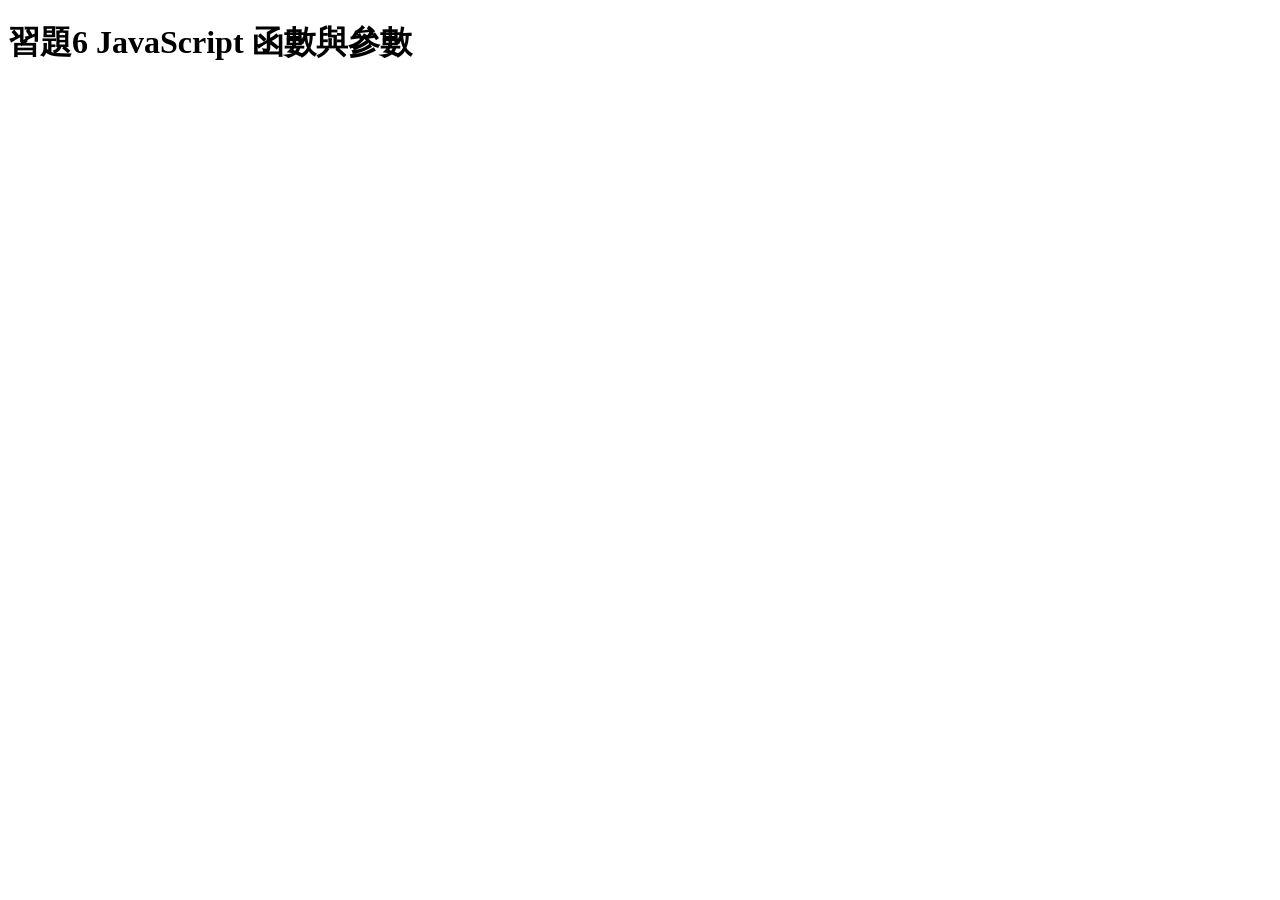
<file: homework/06/index.html>
<!DOCTYPE html>
<html lang="zh-TW">
<head>
    <meta charset="UTF-8">
    <title>習題6 JavaScript 函數與參數</title>
</head>
<body>

<h1>習題6 JavaScript 函數與參數</h1>

<script>

// 1
function mathTool(num1, num2, action) {
    return action(num1, num2);
}
console.log(mathTool(10, 5, (a,b)=>a+b));
console.log(mathTool(10, 5, (a,b)=>a-b));

// 2
(function(){
    let count = 100;
    console.log("Count is:", count);
})();

// 3
const prices = [100,200,300,400];
const discountPrices = prices.map(price => price * 0.8);
console.log(discountPrices);

// 4
function cleanData(arr){
    arr.pop();
    arr.unshift("Start");
}
let myData = [1,2,3];
cleanData(myData);
console.log(myData);

// 5
function multiplier(factor){
    return function(n){
        return n * factor;
    }
}
const double = multiplier(2);
console.log(double(10));

// 6
function myFilter(arr, callback){
    let result = [];
    for(let item of arr){
        if(callback(item)){
            result.push(item);
        }
    }
    return result;
}
console.log(myFilter([1,5,8,12], x => x > 7));

// 7
const users = [
    {name:"Alice", age:25},
    {name:"Bob", age:17}
];
console.log(users.filter(user => user.age >= 18));

// 8
let listA = [1,2];
let listB = [3,4];

function process(a,b){
    a.push(99);
    b = [100];
}

process(listA,listB);

console.log(listA);
console.log(listB);

// 9
setTimeout(() => {
    console.log("Task Completed");
}, 2000);

// 10
function calculateTotal(cart, discountFunc){
    let total = cart.reduce((sum,item)=>sum+item,0);
    return discountFunc(total);
}

console.log(
    calculateTotal([100,200,300], total => total - 50)
);

</script>

</body>
</html>
</file>
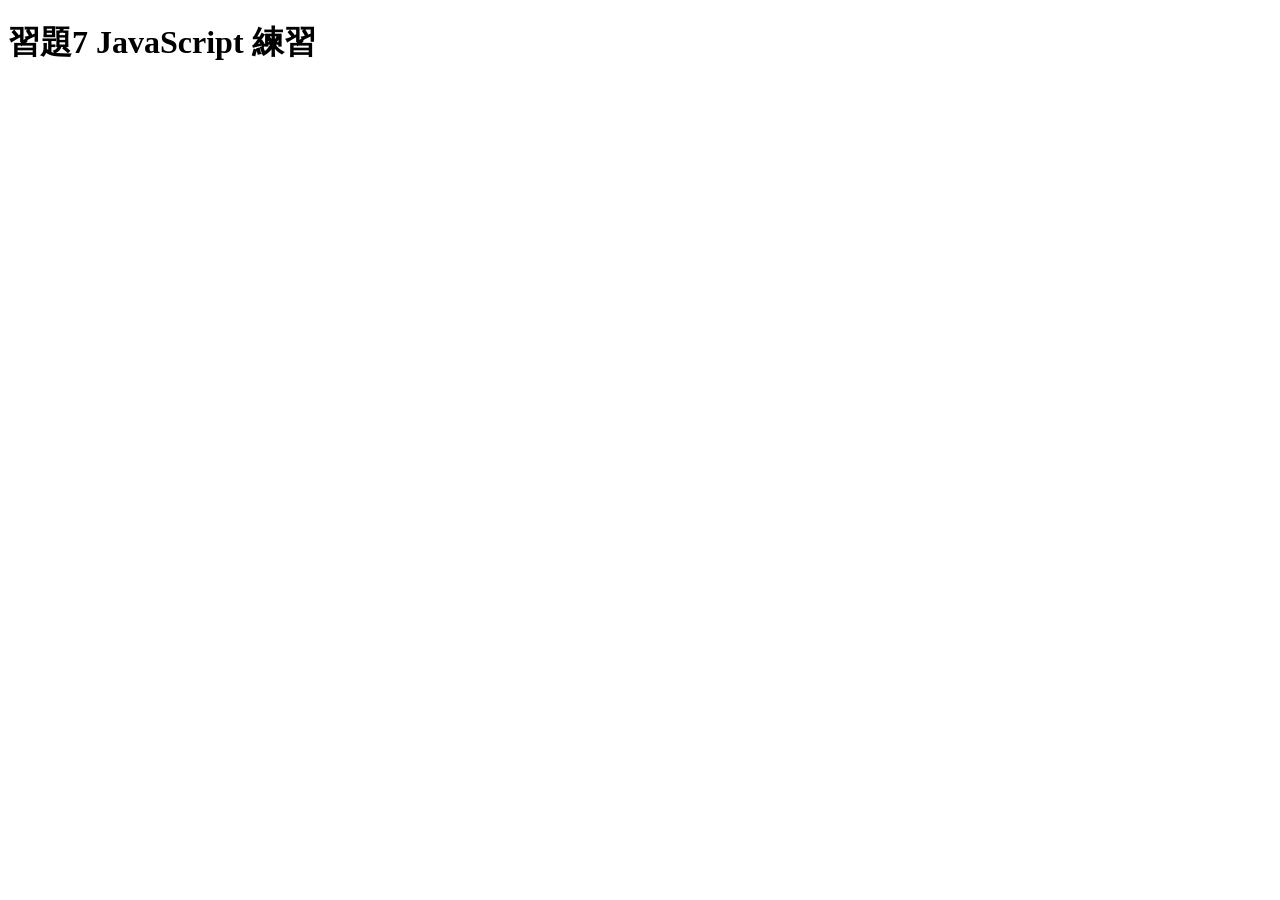
<file: homework/07/index.html>
<!DOCTYPE html>
<html lang="zh-TW">
<head>
<meta charset="UTF-8">
<title>習題7 JavaScript 練習</title>
</head>
<body>
<h1>習題7 JavaScript 練習</h1>

<script>
// 1
const post = {
    id: 1,
    title: "Hello World",
    content: "Markdown content"
};
console.log(post.title);
console.log(post["title"]);

// 2
const req = {
    body: {
        title: "JS教學",
        content: "內容在此",
        author: "Gemini"
    }
};

const { title, content } = req.body;
console.log(title, content);

// 3
const posts = [
    {id:1, t:"A"},
    {id:2, t:"B"}
];

let html = "";

posts.forEach(post => {
    html += `<div>${post.t}</div>`;
});

console.log(html);

// 4
let params = {};
params.id = 99;
console.log(params);

// 5
function fetchData(id, callback){
    const data = {
        id: id,
        status: "success"
    };

    callback(null, data);
}

fetchData(101, (err, data)=>{
    console.log(data);
});

// 6
const jsonStr = '{"title":"Post 1","tags":["js","node"]}';

const obj = JSON.parse(jsonStr);

console.log(obj.tags[1]);

// 7
function fakeGet(sql, params, callback){
    callback(null,{
        title:"Fake Title"
    });
}

fakeGet("SELECT *", [1], (err,row)=>{
    console.log(row.title);
});

// 8
let user = "冠侖";

let welcomeHtml = `
<h1>Welcome, ${user ? user : "Stranger"}</h1>
`;

console.log(welcomeHtml);

// 9
const contents = [
    "Very long content here",
    "Another Very long content here",
    "3rd Very long content here"
];

contents.forEach(text=>{
    console.log(text.substring(0,10) + "...");
});

// 10
function checkAdmin(role, callback){
    if(role !== "admin"){
        callback("Access Denied");
    }else{
        callback(null,"Welcome");
    }
}

checkAdmin("admin",(err,msg)=>{
    if(err){
        console.log(err);
    }else{
        console.log(msg);
    }
});
</script>

</body>
</html>
</file>
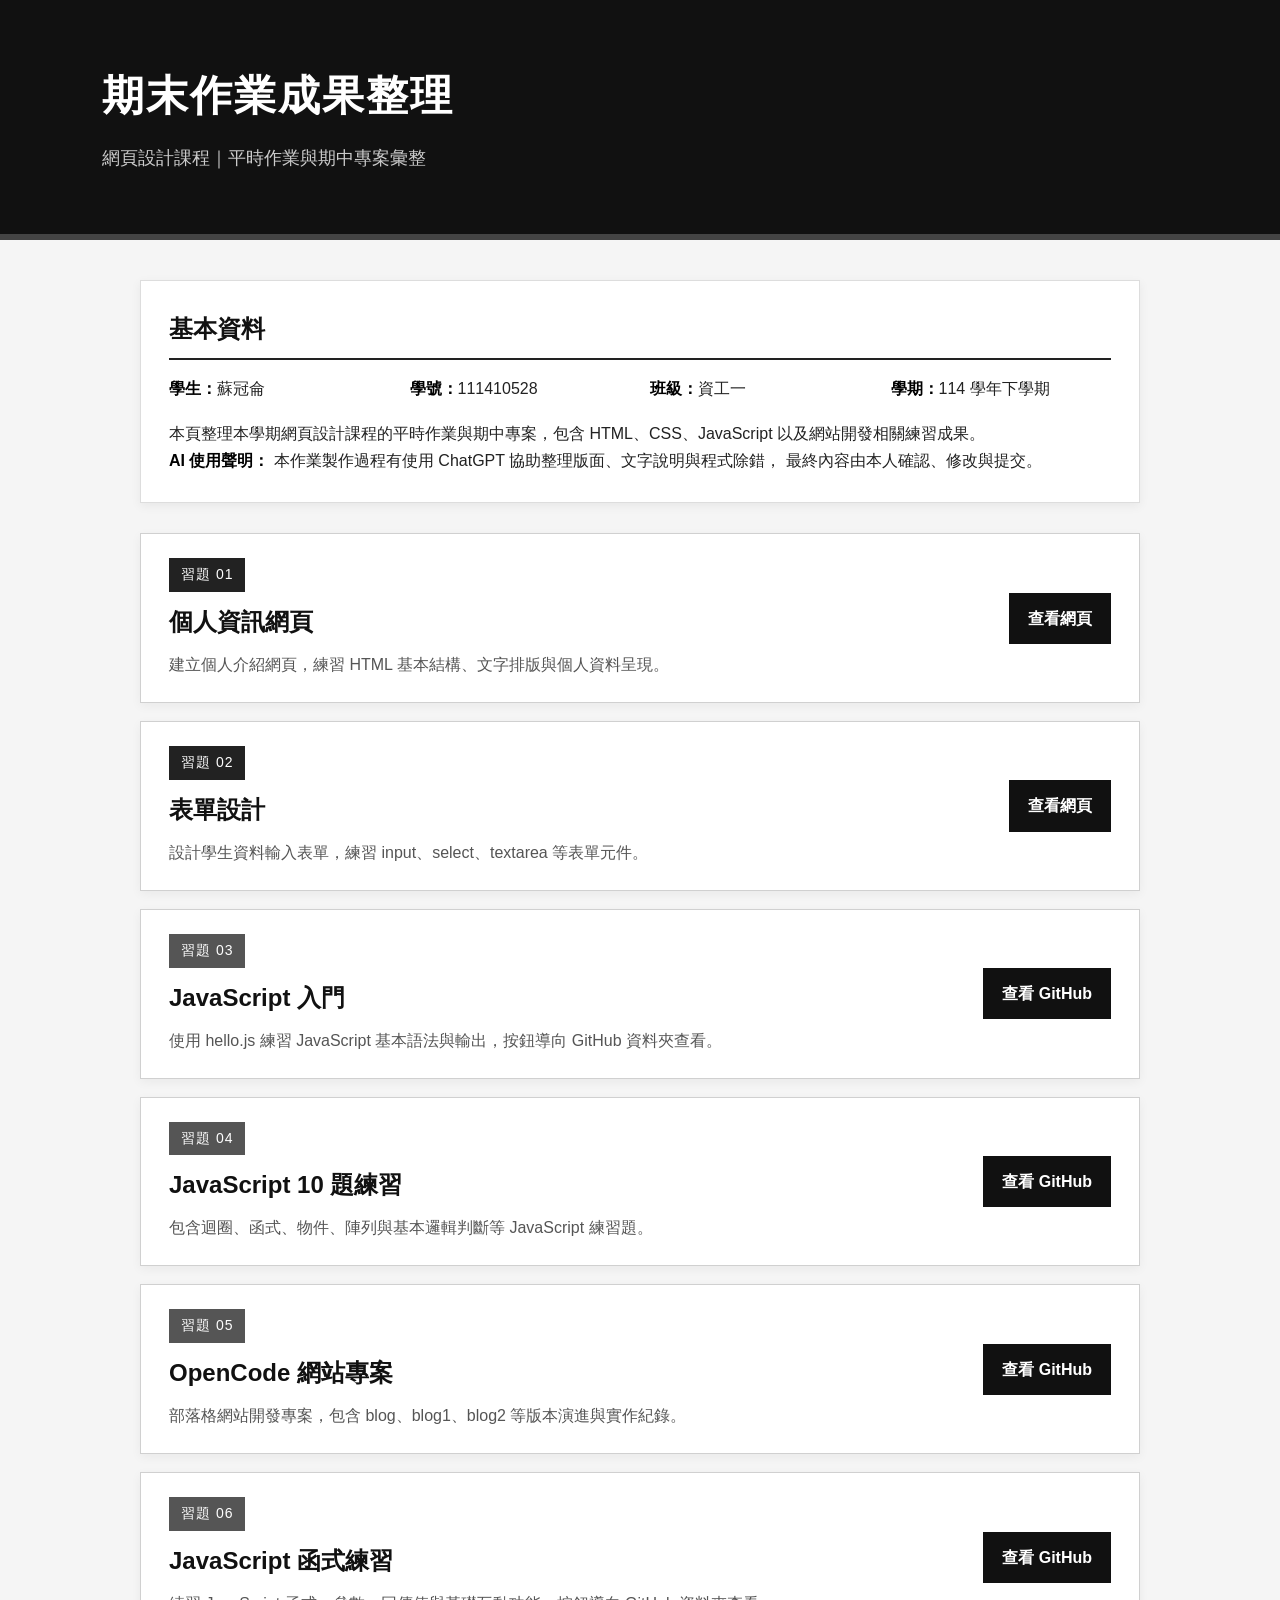
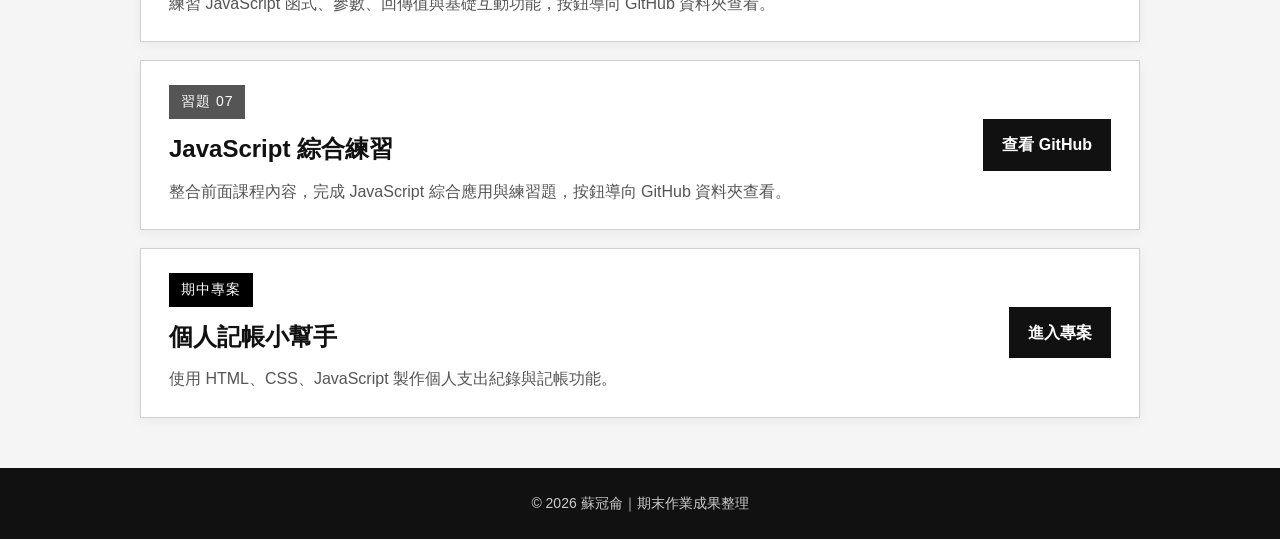
<file: homework/final/index.html>
<!DOCTYPE html>
<html lang="zh-Hant">
<head>
  <meta charset="UTF-8">
  <meta name="viewport" content="width=device-width, initial-scale=1.0">
  <title>蘇冠侖｜期末作業成果整理</title>

  <style>
    *{
      margin:0;
      padding:0;
      box-sizing:border-box;
    }

    body{
      font-family: Arial, "Microsoft JhengHei", sans-serif;
      background:#f5f5f5;
      color:#222;
      line-height:1.7;
    }

    header{
      background:#111;
      color:#fff;
      padding:60px 8%;
      border-bottom:6px solid #444;
    }

    header h1{
      font-size:42px;
      margin-bottom:12px;
      letter-spacing:2px;
    }

    header p{
      color:#ccc;
      font-size:18px;
    }

    .container{
      width:88%;
      max-width:1000px;
      margin:40px auto;
    }

    .info{
      background:#fff;
      border:1px solid #ddd;
      padding:28px;
      margin-bottom:30px;
      box-shadow:0 3px 10px rgba(0,0,0,.06);
    }

    .info h2{
      margin-bottom:15px;
      color:#111;
      border-bottom:2px solid #222;
      padding-bottom:8px;
    }

    .info-grid{
      display:grid;
      grid-template-columns:repeat(auto-fit,minmax(200px,1fr));
      gap:10px 20px;
      margin-bottom:18px;
    }

    .info strong{
      color:#000;
    }

    .list{
      display:flex;
      flex-direction:column;
      gap:18px;
    }

    .card{
      background:#fff;
      border:1px solid #d0d0d0;
      padding:24px 28px;
      display:flex;
      justify-content:space-between;
      align-items:center;
      gap:24px;
      box-shadow:0 3px 10px rgba(0,0,0,.05);
    }

    .card:hover{
      transform:translateY(-2px);
      transition:.2s;
      box-shadow:0 6px 16px rgba(0,0,0,.09);
    }

    .left{
      flex:1;
    }

    .tag{
      display:inline-block;
      background:#222;
      color:#fff;
      padding:5px 12px;
      font-size:14px;
      margin-bottom:10px;
      letter-spacing:1px;
    }

    .repo{
      background:#555;
    }

    .midterm{
      background:#000;
    }

    .card h2{
      font-size:24px;
      margin-bottom:8px;
      color:#111;
    }

    .card p{
      color:#555;
      font-size:16px;
    }

    .btn{
      white-space:nowrap;
      display:inline-block;
      padding:11px 18px;
      background:#111;
      color:#fff;
      text-decoration:none;
      border:1px solid #111;
      font-weight:bold;
    }

    .btn:hover{
      background:#fff;
      color:#111;
    }

    footer{
      background:#111;
      color:#ccc;
      text-align:center;
      padding:24px;
      margin-top:50px;
      font-size:14px;
    }

    @media(max-width:700px){
      header h1{
        font-size:32px;
      }

      .card{
        flex-direction:column;
        align-items:flex-start;
      }

      .btn{
        width:100%;
        text-align:center;
      }
    }
  </style>
</head>

<body>

<header>
  <h1>期末作業成果整理</h1>
  <p>網頁設計課程｜平時作業與期中專案彙整</p>
</header>

<main class="container">

  <section class="info">
    <h2>基本資料</h2>

    <div class="info-grid">
      <p><strong>學生：</strong>蘇冠侖</p>
      <p><strong>學號：</strong>111410528</p>
      <p><strong>班級：</strong>資工一</p>
      <p><strong>學期：</strong>114 學年下學期</p>
    </div>

    <p>
      本頁整理本學期網頁設計課程的平時作業與期中專案，包含 HTML、CSS、JavaScript
      以及網站開發相關練習成果。
    </p>

    <p>
      <strong>AI 使用聲明：</strong>
      本作業製作過程有使用 ChatGPT 協助整理版面、文字說明與程式除錯，
      最終內容由本人確認、修改與提交。
    </p>
  </section>

  <section class="list">

    <div class="card">
      <div class="left">
        <span class="tag">習題 01</span>
        <h2>個人資訊網頁</h2>
        <p>建立個人介紹網頁，練習 HTML 基本結構、文字排版與個人資料呈現。</p>
      </div>
      <a class="btn" href="../01/aboutme.html">查看網頁</a>
    </div>

    <div class="card">
      <div class="left">
        <span class="tag">習題 02</span>
        <h2>表單設計</h2>
        <p>設計學生資料輸入表單，練習 input、select、textarea 等表單元件。</p>
      </div>
      <a class="btn" href="../02/form.html">查看網頁</a>
    </div>

    <div class="card">
      <div class="left">
        <span class="tag repo">習題 03</span>
        <h2>JavaScript 入門</h2>
        <p>使用 hello.js 練習 JavaScript 基本語法與輸出，按鈕導向 GitHub 資料夾查看。</p>
      </div>
      <a class="btn" href="https://github.com/Asadman04/_wp/tree/master/homework/03" target="_blank">查看 GitHub</a>
    </div>

    <div class="card">
      <div class="left">
        <span class="tag repo">習題 04</span>
        <h2>JavaScript 10 題練習</h2>
        <p>包含迴圈、函式、物件、陣列與基本邏輯判斷等 JavaScript 練習題。</p>
      </div>
      <a class="btn" href="https://github.com/Asadman04/_wp/tree/master/homework/04" target="_blank">查看 GitHub</a>
    </div>

    <div class="card">
      <div class="left">
        <span class="tag repo">習題 05</span>
        <h2>OpenCode 網站專案</h2>
        <p>部落格網站開發專案，包含 blog、blog1、blog2 等版本演進與實作紀錄。</p>
      </div>
      <a class="btn" href="https://github.com/Asadman04/_wp/tree/master/homework/05/opencode" target="_blank">查看 GitHub</a>
    </div>

    <div class="card">
      <div class="left">
        <span class="tag repo">習題 06</span>
        <h2>JavaScript 函式練習</h2>
        <p>練習 JavaScript 函式、參數、回傳值與基礎互動功能，按鈕導向 GitHub 資料夾查看。</p>
      </div>
      <a class="btn" href="https://github.com/Asadman04/_wp/tree/master/homework/06" target="_blank">查看 GitHub</a>
    </div>

    <div class="card">
      <div class="left">
        <span class="tag repo">習題 07</span>
        <h2>JavaScript 綜合練習</h2>
        <p>整合前面課程內容，完成 JavaScript 綜合應用與練習題，按鈕導向 GitHub 資料夾查看。</p>
      </div>
      <a class="btn" href="https://github.com/Asadman04/_wp/tree/master/homework/07" target="_blank">查看 GitHub</a>
    </div>

    <div class="card">
      <div class="left">
        <span class="tag midterm">期中專案</span>
        <h2>個人記帳小幫手</h2>
        <p>使用 HTML、CSS、JavaScript 製作個人支出紀錄與記帳功能。</p>
      </div>
      <a class="btn" href="../midterm/index.html">進入專案</a>
    </div>

  </section>

</main>

<footer>
  © 2026 蘇冠侖｜期末作業成果整理
</footer>

</body>
</html>
</file>
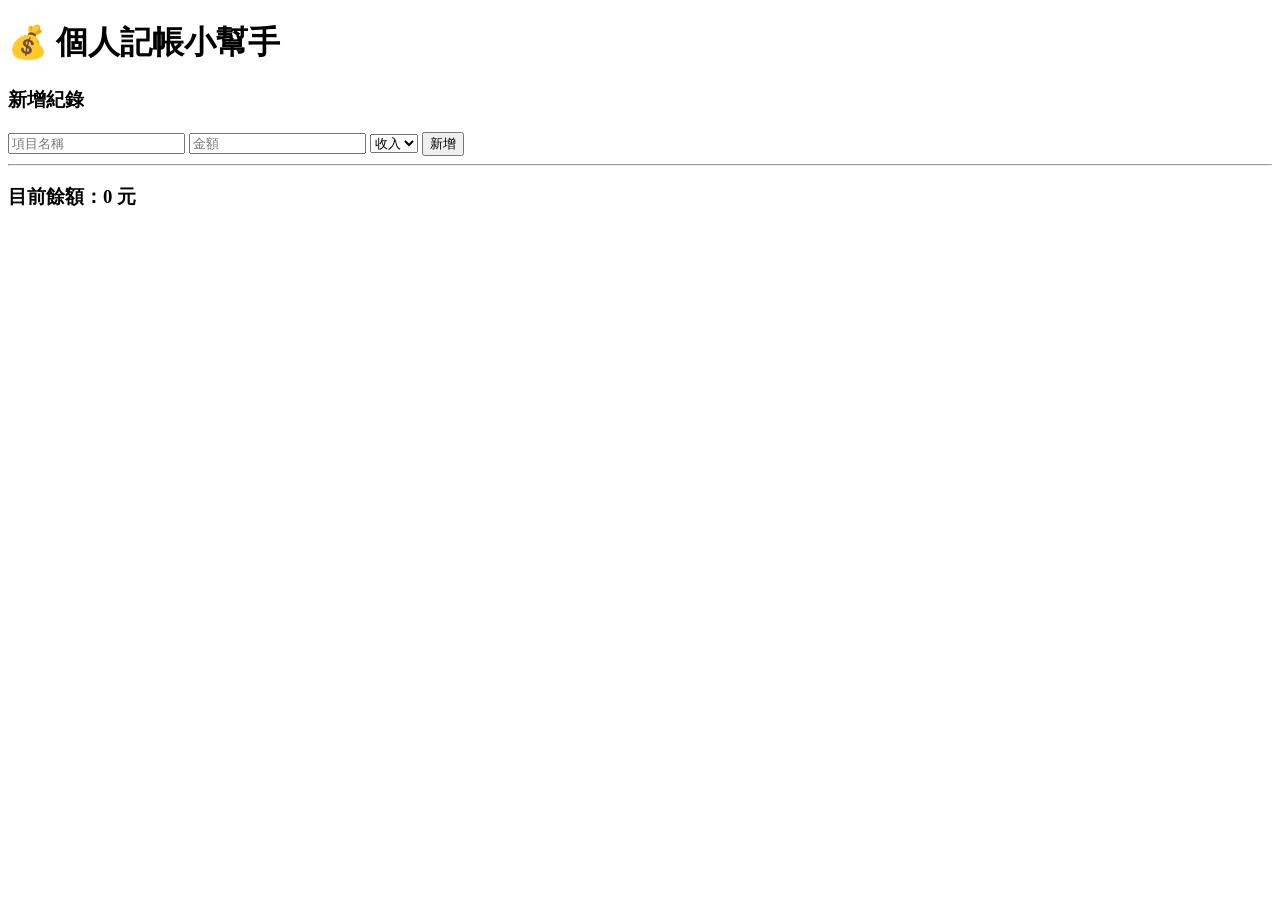
<file: homework/midterm/index.html>
<!DOCTYPE html>
<html lang="zh-Hant">
<head>
    <meta charset="UTF-8">
    <meta name="viewport" content="width=device-width, initial-scale=1.0">
    <title>個人記帳小幫手</title>
</head>
<body>

    <h1>💰 個人記帳小幫手</h1>

    <h3>新增紀錄</h3>

    <input type="text" id="item" placeholder="項目名稱">
    <input type="number" id="amount" placeholder="金額">

    <select id="type">
        <option value="income">收入</option>
        <option value="expense">支出</option>
    </select>

    <button onclick="addRecord()">新增</button>

    <hr>

    <h3>目前餘額：<span id="balance">0</span> 元</h3>

    <ul id="recordList"></ul>

    <script src="script.js"></script>

</body>
</html>
</file>
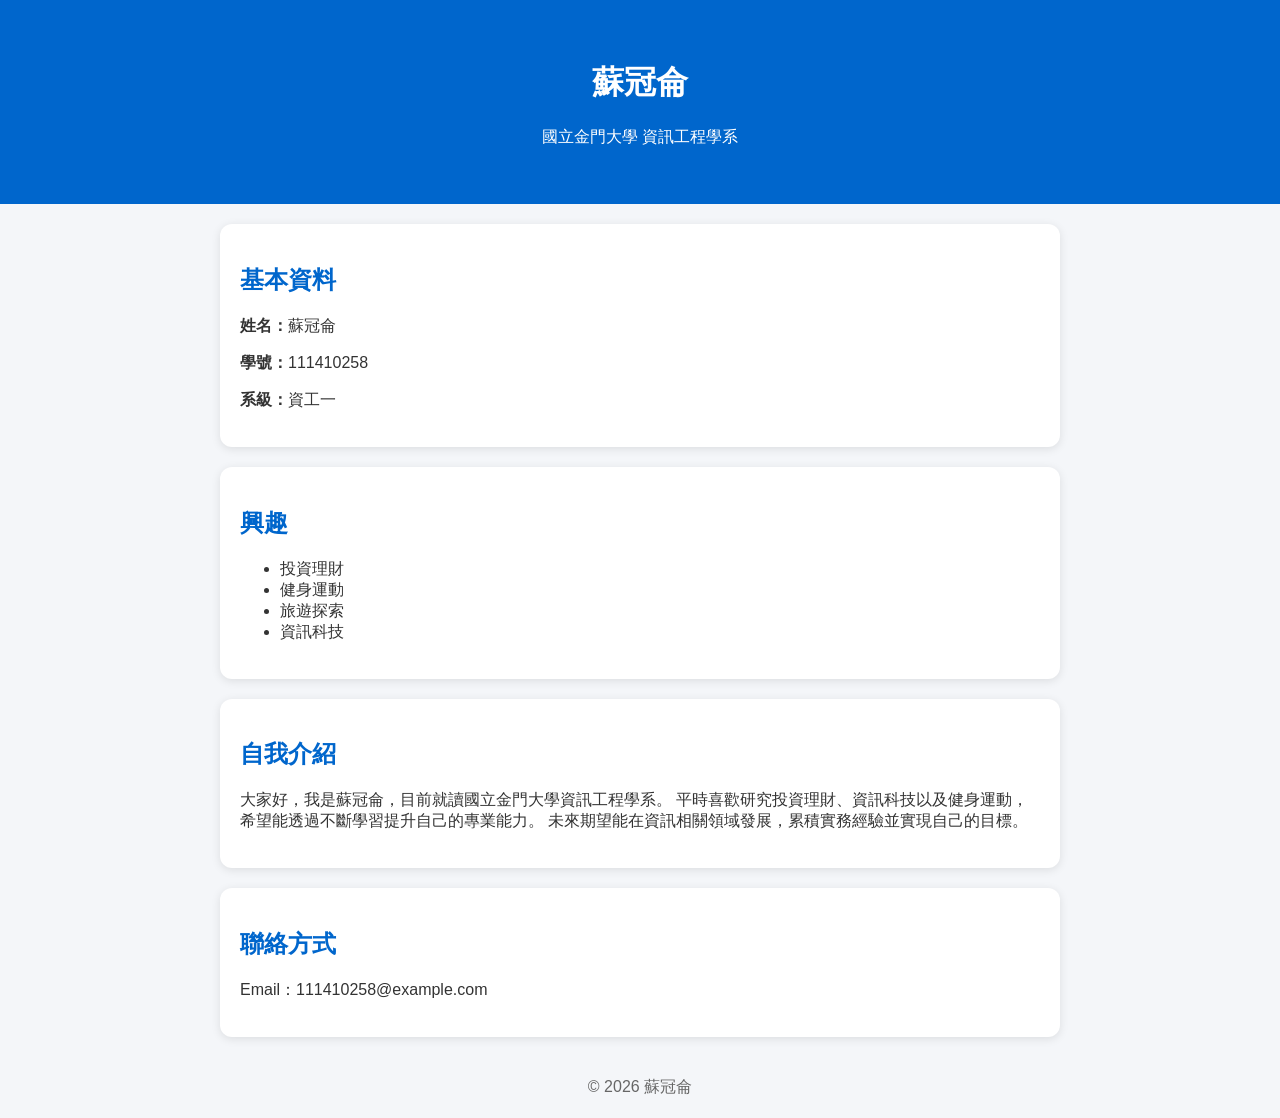
<file: homework/01/aboutme.html>
<!DOCTYPE html>
<html lang="zh-Hant">
<head>
<meta charset="UTF-8">
<meta name="viewport" content="width=device-width, initial-scale=1.0">
<title>蘇冠侖的個人網頁</title>

<style>
body{
    font-family: "Microsoft JhengHei", sans-serif;
    margin:0;
    background:#f4f6f9;
    color:#333;
}

header{
    background:#0066cc;
    color:white;
    text-align:center;
    padding:40px;
}

section{
    background:white;
    width:80%;
    max-width:800px;
    margin:20px auto;
    padding:20px;
    border-radius:12px;
    box-shadow:0 2px 10px rgba(0,0,0,0.1);
}

h2{
    color:#0066cc;
}

footer{
    text-align:center;
    padding:20px;
    color:#666;
}
</style>
</head>

<body>

<header>
    <h1>蘇冠侖</h1>
    <p>國立金門大學 資訊工程學系</p>
</header>

<section>
    <h2>基本資料</h2>
    <p><strong>姓名：</strong>蘇冠侖</p>
    <p><strong>學號：</strong>111410258</p>
    <p><strong>系級：</strong>資工一</p>
</section>

<section>
    <h2>興趣</h2>
    <ul>
        <li>投資理財</li>
        <li>健身運動</li>
        <li>旅遊探索</li>
        <li>資訊科技</li>
    </ul>
</section>

<section>
    <h2>自我介紹</h2>
    <p>
        大家好，我是蘇冠侖，目前就讀國立金門大學資訊工程學系。
        平時喜歡研究投資理財、資訊科技以及健身運動，
        希望能透過不斷學習提升自己的專業能力。
        未來期望能在資訊相關領域發展，累積實務經驗並實現自己的目標。
    </p>
</section>

<section>
    <h2>聯絡方式</h2>
    <p>Email：111410258@example.com</p>
</section>

<footer>
    © 2026 蘇冠侖
</footer>

</body>
</html>
</file>
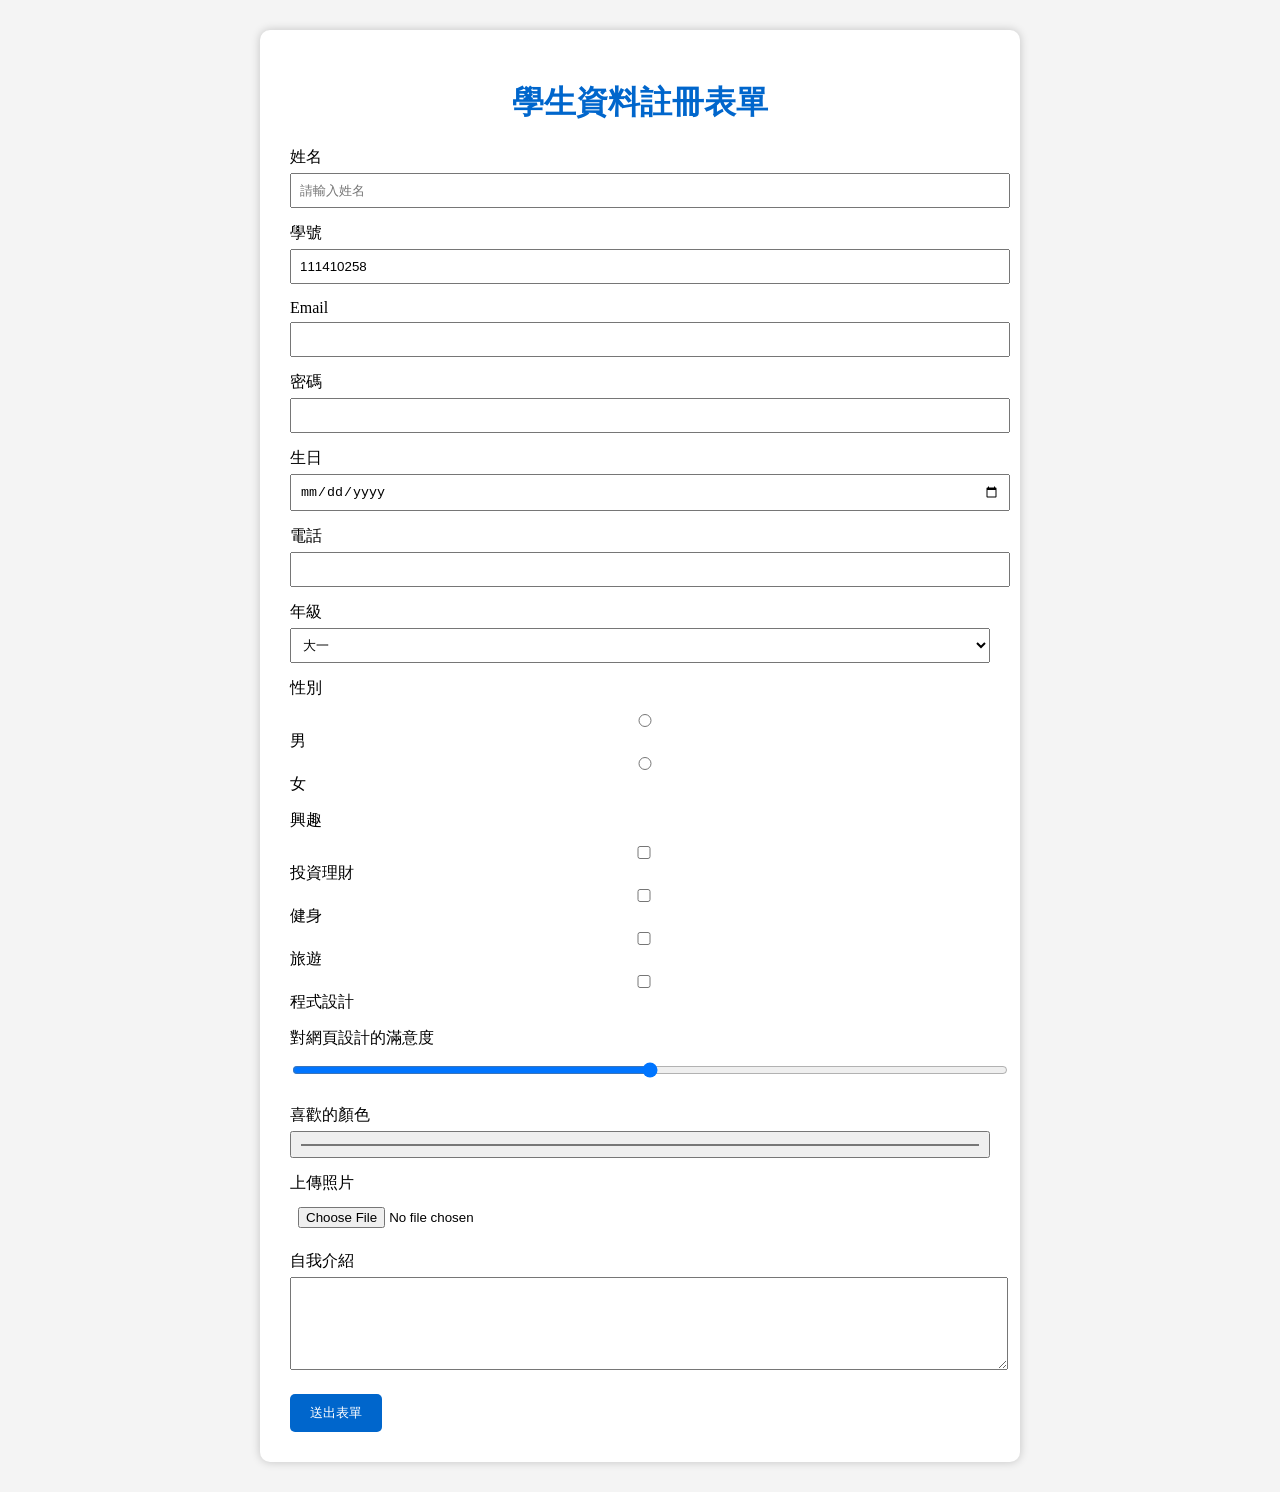
<file: homework/02/form.html>
<!DOCTYPE html>
<html lang="zh-Hant">
<head>
<meta charset="UTF-8">
<meta name="viewport" content="width=device-width, initial-scale=1.0">
<title>學生資料註冊表單</title>

<style>
body{
    font-family: Microsoft JhengHei;
    background:#f4f4f4;
}

.container{
    width:700px;
    margin:30px auto;
    background:white;
    padding:30px;
    border-radius:10px;
    box-shadow:0 0 10px rgba(0,0,0,.2);
}

h1{
    text-align:center;
    color:#0066cc;
}

label{
    display:block;
    margin-top:15px;
}

input,select,textarea{
    width:100%;
    padding:8px;
    margin-top:5px;
}

.radio-group,
.checkbox-group{
    margin-top:10px;
}

button{
    margin-top:20px;
    padding:10px 20px;
    background:#0066cc;
    color:white;
    border:none;
    border-radius:5px;
    cursor:pointer;
}
</style>
</head>

<body>

<div class="container">

<h1>學生資料註冊表單</h1>

<form>

<label>姓名</label>
<input type="text" placeholder="請輸入姓名">

<label>學號</label>
<input type="text" value="111410258">

<label>Email</label>
<input type="email">

<label>密碼</label>
<input type="password">

<label>生日</label>
<input type="date">

<label>電話</label>
<input type="tel">

<label>年級</label>
<select>
    <option>大一</option>
    <option>大二</option>
    <option>大三</option>
    <option>大四</option>
</select>

<label>性別</label>

<div class="radio-group">
<input type="radio" name="gender"> 男
<input type="radio" name="gender"> 女
</div>

<label>興趣</label>

<div class="checkbox-group">
<input type="checkbox"> 投資理財
<input type="checkbox"> 健身
<input type="checkbox"> 旅遊
<input type="checkbox"> 程式設計
</div>

<label>對網頁設計的滿意度</label>
<input type="range" min="0" max="100">

<label>喜歡的顏色</label>
<input type="color">

<label>上傳照片</label>
<input type="file">

<label>自我介紹</label>
<textarea rows="5"></textarea>

<button type="submit">送出表單</button>

</form>

</div>

</body>
</html>
</file>
